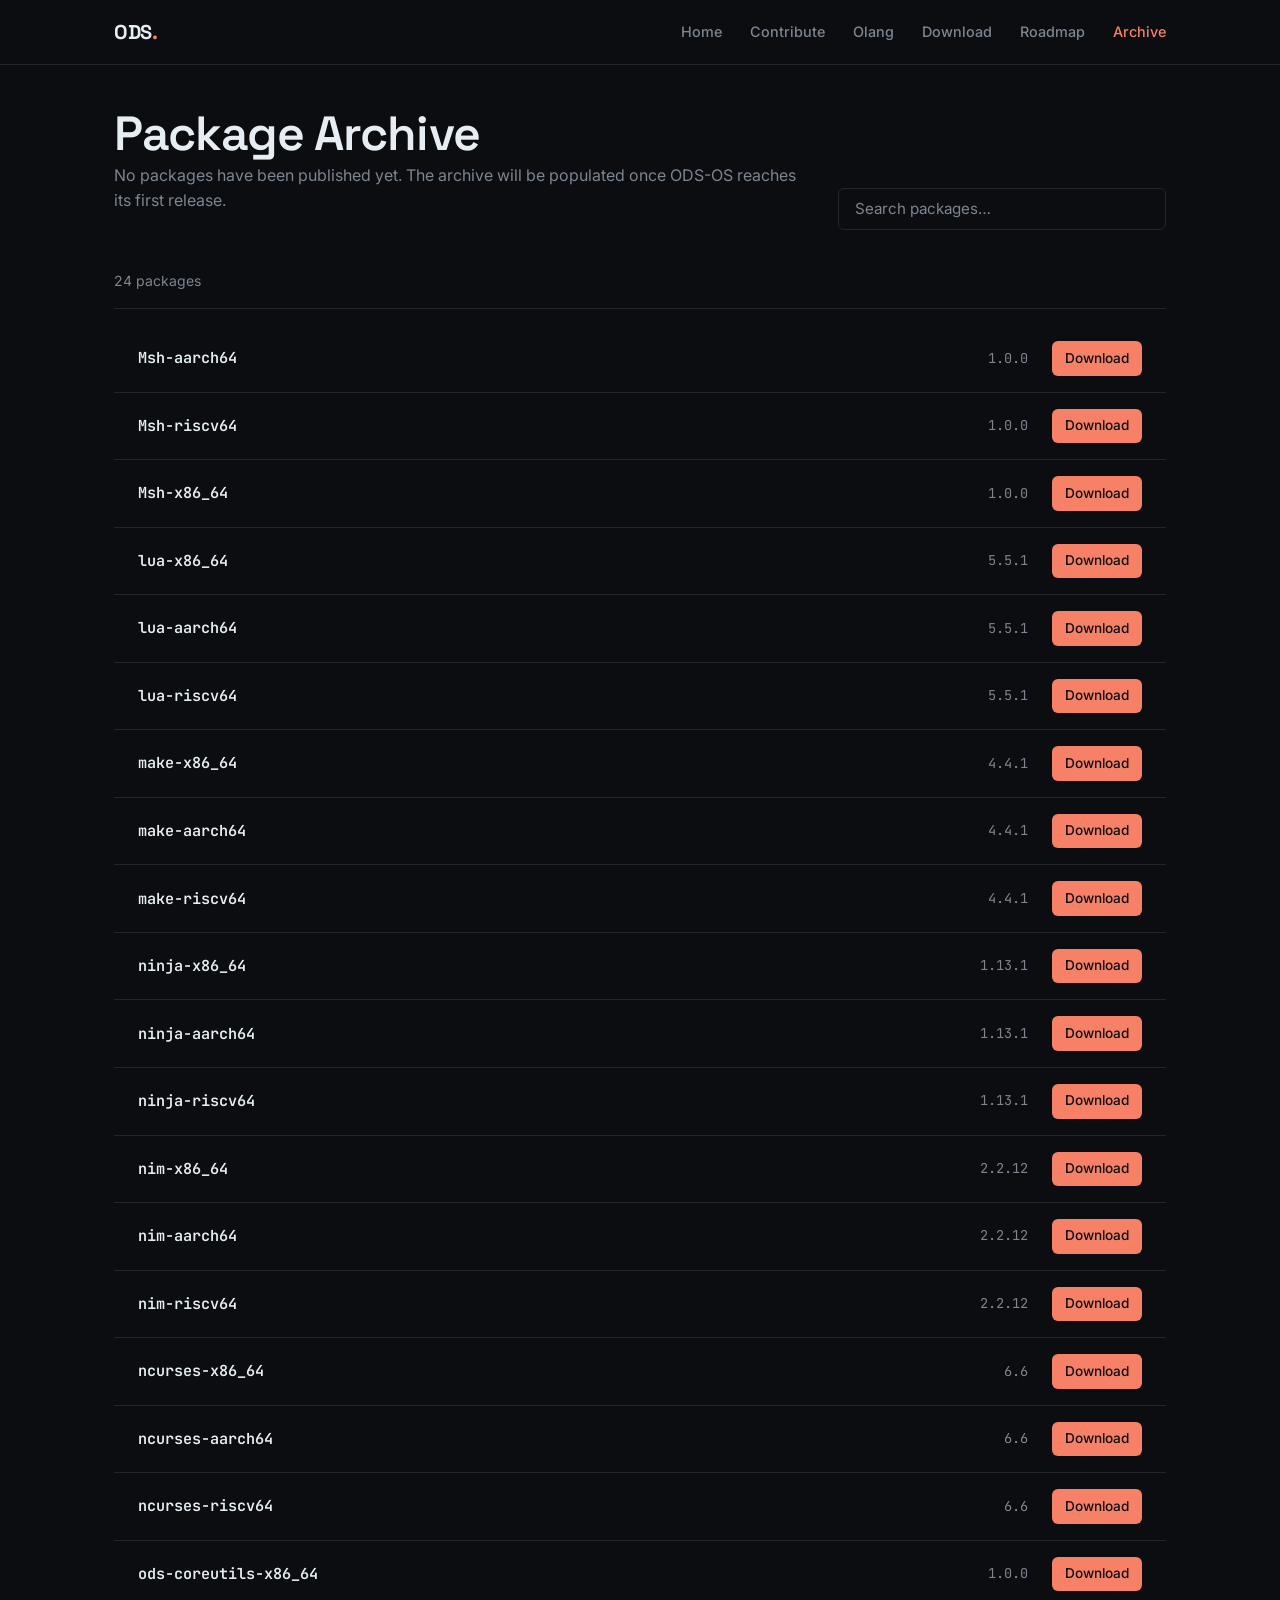
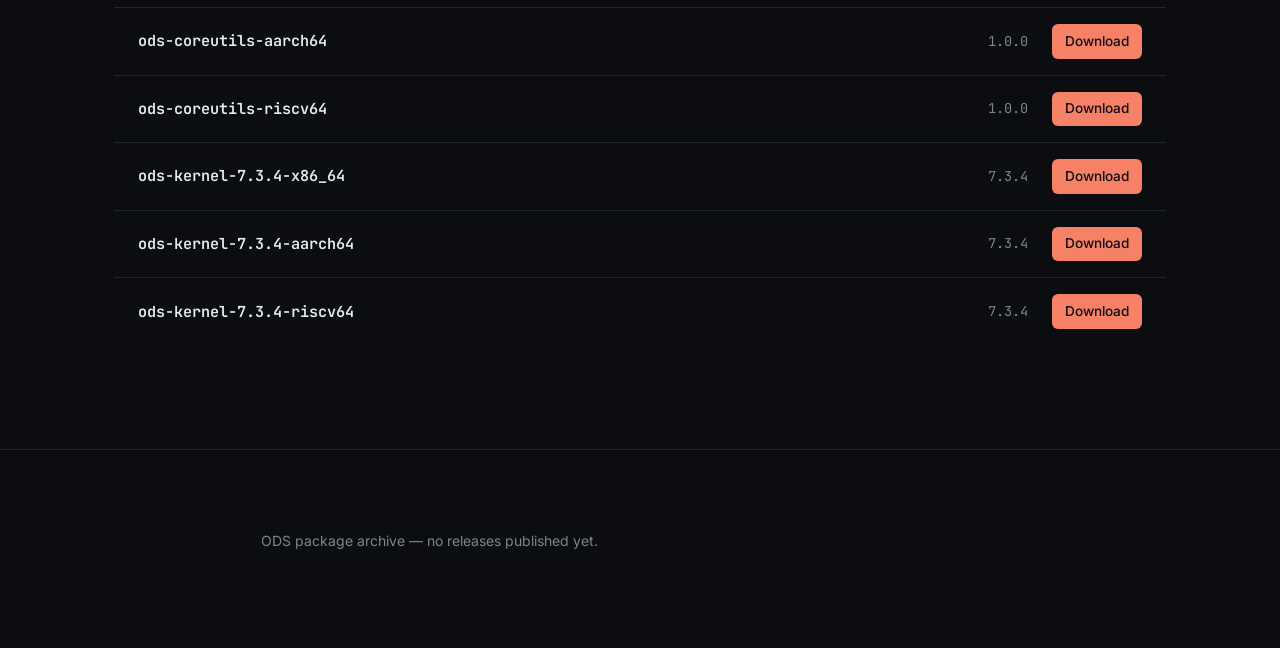
<file: archive/arch.html>
<!DOCTYPE html>
<html lang="en">
<head>
  <meta charset="UTF-8">
  <meta name="viewport" content="width=device-width, initial-scale=1.0">
  <title>Archive — ODS</title>
  <link rel="stylesheet" href="../shared.css">
  <link rel="stylesheet" href="arch.css">
</head>
<body>
  <header>
    <div class="container">
      <a href="../index.html" class="logo">ODS<span>.</span></a>
      <nav>
        <a href="../index.html">Home</a>
        <a href="../contribute/contri.html">Contribute</a>
        <a href="../olang/olang.html">Olang</a>
        <a href="../os_download/os_download.html">Download</a>
        <a href="../target/trget.html">Roadmap</a>
        <a href="arch.html" class="active">Archive</a>
      </nav>
    </div>
  </header>

  <main>
    <section class="archive">
      <div class="container">
        <div class="archive-header">
          <div>
            <h1>Package Archive</h1>
            <p>No packages have been published yet. The archive will be populated once ODS-OS reaches its first release.</p>
          </div>
          <div class="archive-search">
            <input type="text" id="search" placeholder="Search packages…" autocomplete="off" disabled>
          </div>
        </div>

        <div class="archive-meta">
          <span id="result-count">0 packages</span>
        </div>

        <div class="package-list" id="package-list">
        </div>

        <div class="archive-empty" id="archive-empty">
          <p>No packages published yet.</p>
        </div>
      </div>
    </section>
  </main>

  <footer>
    <div class="container">
      <p>ODS package archive — no releases published yet.</p>
    </div>
  </footer>

  <script src="arch.js"></script>
</body>
</html>
</file>
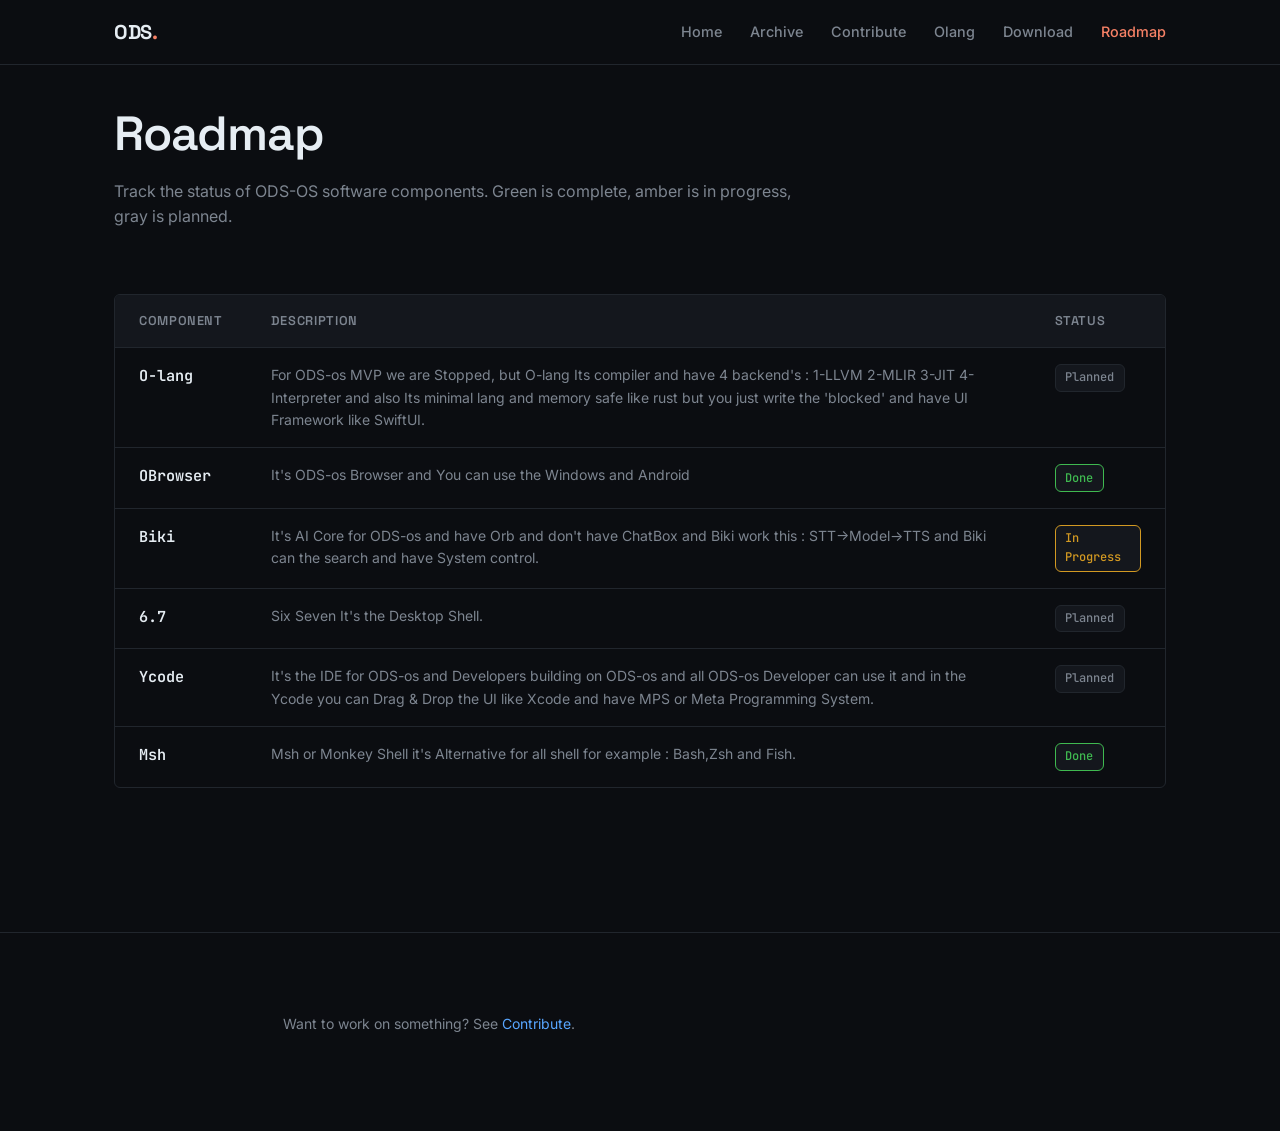
<file: target/trget.html>
<!DOCTYPE html>
<html lang="en">
<head>
  <meta charset="UTF-8">
  <meta name="viewport" content="width=device-width, initial-scale=1.0">
  <title>Roadmap — ODS</title>
  <link rel="stylesheet" href="../shared.css">
  <link rel="stylesheet" href="target.css">
</head>
<body>
  <header>
    <div class="container">
      <a href="../index.html" class="logo">ODS<span>.</span></a>
      <nav>
        <a href="../index.html">Home</a>
        <a href="../archive/arch.html">Archive</a>
        <a href="../contribute/contri.html">Contribute</a>
        <a href="../olang/olang.html">Olang</a>
        <a href="../os_download/os_download.html">Download</a>
        <a href="trget.html" class="active">Roadmap</a>
      </nav>
    </div>
  </header>

  <main>
    <section class="target">
      <div class="container">
        <div class="target-intro">
          <h1>Roadmap</h1>
          <p>Track the status of ODS-OS software components. Green is complete, amber is in progress, gray is planned.</p>
        </div>

        <div class="roadmap-table-wrap">
          <table class="roadmap-table">
            <thead>
              <tr>
                <th>Component</th>
                <th>Description</th>
                <th>Status</th>
              </tr>
            </thead>
            <tbody id="targets-body">
            </tbody>
          </table>
        </div>

        <div class="target-empty" id="target-empty" style="display: none;">
          <p>No components defined yet.</p>
        </div>
      </div>
    </section>
  </main>

  <footer>
    <div class="container">
      <p>Want to work on something? See <a href="../contribute/contri.html">Contribute</a>.</p>
    </div>
  </footer>

  <script src="target.js"></script>
</body>
</html>
</file>
<file: shared.css>
@import url('https://fonts.googleapis.com/css2?family=Inter:wght@400&family=JetBrains+Mono:wght@600&family=Space+Grotesk:wght@500;600;700&display=swap');

:root {
  --bg: #0b0d11;
  --surface: #14171d;
  --border: #21262d;
  --text: #e6edf3;
  --muted: #7d8590;
  --accent: #f78166;
  --accent-hover: #ff9e7f;
  --link: #58a6ff;
  --success: #3fb950;
  --warning: #d29922;
  --danger: #d29922;
  --font-heading: "Space Grotesk", system-ui, sans-serif;
  --font-body: "Inter", system-ui, sans-serif;
  --font-mono: "JetBrains Mono", ui-monospace, monospace;
  --radius: 6px;
  --max-width: 1100px;
  --space-xs: 0.25rem;
  --space-sm: 0.5rem;
  --space-md: 1rem;
  --space-lg: 1.5rem;
  --space-xl: 2.5rem;
  --space-2xl: 4rem;
}

* {
  margin: 0;
  padding: 0;
  box-sizing: border-box;
}

html {
  scroll-behavior: smooth;
}

body {
  font-family: var(--font-body);
  background: var(--bg);
  color: var(--text);
  line-height: 1.6;
  min-height: 100vh;
  -webkit-font-smoothing: antialiased;
  -moz-osx-font-smoothing: grayscale;
}

h1, h2, h3, h4 {
  font-family: var(--font-heading);
  font-weight: 600;
  line-height: 1.2;
  letter-spacing: -0.02em;
}

h1 {
  font-size: clamp(2rem, 5vw, 3rem);
}

h2 {
  font-size: clamp(1.5rem, 3vw, 2rem);
  margin-bottom: var(--space-lg);
}

h3 {
  font-size: 1.25rem;
  margin-bottom: var(--space-md);
}

p {
  margin-bottom: var(--space-md);
  color: var(--muted);
  max-width: 70ch;
}

a {
  color: var(--link);
  text-decoration: none;
  transition: color 0.2s ease;
}

a:hover {
  color: var(--accent-hover);
}

code, pre {
  font-family: var(--font-mono);
  font-size: 0.875em;
}

code {
  background: var(--surface);
  padding: 0.15em 0.4em;
  border-radius: var(--radius);
  border: 1px solid var(--border);
  color: var(--accent);
}

pre {
  background: #0d1117;
  border: 1px solid var(--border);
  border-radius: var(--radius);
  padding: var(--space-lg);
  overflow-x: auto;
  line-height: 1.7;
}

pre code {
  background: none;
  padding: 0;
  border: none;
  color: var(--text);
}

.container {
  max-width: var(--max-width);
  margin: 0 auto;
  padding: var(--space-xl) var(--space-lg);
}

header {
  border-bottom: 1px solid var(--border);
  padding: var(--space-md) 0;
}

header .container {
  display: flex;
  justify-content: space-between;
  align-items: center;
  padding-top: 0;
  padding-bottom: 0;
}

.logo {
  font-family: var(--font-heading);
  font-weight: 700;
  font-size: 1.25rem;
  color: var(--text);
  letter-spacing: -0.02em;
}

.logo span {
  color: var(--accent);
}

nav a {
  color: var(--muted);
  margin-left: var(--space-lg);
  font-size: 0.9rem;
  font-weight: 500;
}

nav a:hover {
  color: var(--text);
}

nav a.active {
  color: var(--accent);
}

.card {
  background: var(--surface);
  border: 1px solid var(--border);
  border-radius: var(--radius);
  padding: var(--space-lg);
  transition: border-color 0.2s ease, transform 0.2s ease;
}

.card:hover {
  border-color: var(--accent);
  transform: translateY(-2px);
}

.card-grid {
  display: grid;
  grid-template-columns: repeat(auto-fit, minmax(280px, 1fr));
  gap: var(--space-lg);
}

.btn {
  display: inline-flex;
  align-items: center;
  gap: var(--space-sm);
  padding: 0.6rem 1.2rem;
  border-radius: var(--radius);
  font-family: var(--font-heading);
  font-weight: 600;
  font-size: 0.9rem;
  border: 1px solid var(--border);
  background: var(--surface);
  color: var(--text);
  cursor: pointer;
  transition: all 0.2s ease;
  text-decoration: none;
}

.btn:hover {
  border-color: var(--accent);
  color: var(--accent);
}

.btn-primary {
  background: var(--accent);
  color: var(--bg);
  border-color: var(--accent);
}

.btn-primary:hover {
  background: var(--accent-hover);
  border-color: var(--accent-hover);
  color: var(--bg);
}

.badge {
  display: inline-block;
  padding: 0.2rem 0.6rem;
  border-radius: var(--radius);
  font-family: var(--font-mono);
  font-size: 0.75rem;
  font-weight: 500;
  border: 1px solid var(--border);
  background: var(--surface);
  color: var(--muted);
}

.badge-success {
  border-color: var(--success);
  color: var(--success);
}

.badge-warning {
  border-color: var(--warning);
  color: var(--warning);
}

.badge-stopped {
  border-color: #8b5a5a;
  color: #8b5a5a;
}

.avatar {
  width: 40px;
  height: 40px;
  border-radius: 50%;
  border: 2px solid var(--border);
  flex-shrink: 0;
}

.user-info {
  display: flex;
  align-items: center;
  gap: var(--space-md);
  padding: var(--space-md);
  background: var(--bg);
  border: 1px solid var(--border);
  border-radius: var(--radius);
}

.user-name {
  font-family: var(--font-heading);
  font-weight: 600;
  font-size: 0.95rem;
  color: var(--text);
  margin-bottom: var(--space-xs);
}

.terminal {
  background: #0d1117;
  border: 1px solid var(--border);
  border-radius: var(--radius);
  overflow: hidden;
}

.terminal-header {
  display: flex;
  align-items: center;
  gap: var(--space-sm);
  padding: var(--space-sm) var(--space-md);
  border-bottom: 1px solid var(--border);
  background: var(--surface);
}

.terminal-dot {
  width: 10px;
  height: 10px;
  border-radius: 50%;
  background: var(--border);
}

.terminal-dot.red {
  background: #ff5f57;
}

.terminal-dot.yellow {
  background: #febc2e;
}

.terminal-dot.green {
  background: #28c840;
}

.terminal-title {
  font-family: var(--font-mono);
  font-size: 0.75rem;
  color: var(--muted);
  margin-left: var(--space-sm);
}

.terminal-body {
  padding: var(--space-lg);
  font-family: var(--font-mono);
  font-size: 0.875rem;
  line-height: 1.8;
  color: var(--text);
  overflow-x: auto;
}

.terminal-body .prompt {
  color: var(--success);
  user-select: none;
}

.terminal-body .command {
  color: var(--text);
}

.terminal-body .output {
  color: var(--muted);
}

.terminal-body .cursor {
  display: inline-block;
  width: 8px;
  height: 1em;
  background: var(--accent);
  animation: blink 1s step-end infinite;
  vertical-align: text-bottom;
}

@keyframes blink {
  50% {
    opacity: 0;
  }
}

.terminal-body .typed {
  color: var(--text);
}

footer {
  border-top: 1px solid var(--border);
  padding: var(--space-xl) 0;
  margin-top: var(--space-2xl);
  text-align: center;
  color: var(--muted);
  font-size: 0.875rem;
}

@media (max-width: 768px) {
  .container {
    padding: var(--space-lg) var(--space-md);
  }

  .card-grid {
    grid-template-columns: 1fr;
  }

  header .container {
    flex-direction: column;
    gap: var(--space-md);
  }

  nav a {
    margin-left: 0;
    margin-right: var(--space-md);
  }

  h1 {
    font-size: 1.75rem;
  }

  h2 {
    font-size: 1.25rem;
  }
}

@media (prefers-reduced-motion: reduce) {
  * {
    animation-duration: 0.01ms !important;
    animation-iteration-count: 1 !important;
    transition-duration: 0.01ms !important;
    scroll-behavior: auto !important;
  }
}
</file>
<file: archive/arch.css>
.archive-header {
  display: flex;
  justify-content: space-between;
  align-items: flex-end;
  gap: var(--space-lg);
  margin-bottom: var(--space-lg);
  flex-wrap: wrap;
}

.archive-search {
  flex: 1 1 280px;
  max-width: 400px;
}

.archive-search input {
  width: 100%;
  padding: 0.65rem 1rem;
  background: var(--bg);
  border: 1px solid var(--border);
  border-radius: var(--radius);
  color: var(--text);
  font-family: var(--font-body);
  font-size: 0.95rem;
  outline: none;
  transition: border-color 0.2s ease;
}

.archive-search input::placeholder {
  color: var(--muted);
}

.archive-search input:focus {
  border-color: var(--accent);
}

.archive-meta {
  display: flex;
  justify-content: space-between;
  align-items: center;
  padding: var(--space-md) 0;
  border-bottom: 1px solid var(--border);
  margin-bottom: var(--space-md);
  font-size: 0.875rem;
  color: var(--muted);
}

.package-list {
  display: flex;
  flex-direction: column;
}

.package-row {
  display: flex;
  justify-content: space-between;
  align-items: center;
  padding: var(--space-md) var(--space-lg);
  border-bottom: 1px solid var(--border);
  transition: background 0.15s ease;
  gap: var(--space-lg);
}

.package-row:hover {
  background: var(--surface);
}

.package-row:last-child {
  border-bottom: none;
}

.package-name {
  font-family: var(--font-mono);
  font-size: 0.95rem;
  font-weight: 600;
  color: var(--text);
  flex: 1 1 auto;
  min-width: 0;
}

.package-version {
  font-family: var(--font-mono);
  font-size: 0.85rem;
  color: var(--muted);
  flex-shrink: 0;
}

.package-link {
  flex-shrink: 0;
}

.package-link a {
  display: inline-block;
  padding: 0.4rem 0.8rem;
  background: var(--accent);
  color: var(--bg);
  border-radius: var(--radius);
  font-size: 0.85rem;
  font-weight: 500;
  text-decoration: none;
  transition: opacity 0.15s ease;
}

.package-link a:hover {
  opacity: 0.85;
}

.archive-empty {
  text-align: center;
  padding: var(--space-2xl) 0;
  color: var(--muted);
}

@media (max-width: 640px) {
  .archive-header {
    flex-direction: column;
    align-items: flex-start;
  }

  .archive-search {
    max-width: 100%;
    width: 100%;
  }

  .package-row {
    flex-direction: column;
    align-items: flex-start;
    gap: var(--space-sm);
  }

  .package-version,
  .package-link {
    width: 100%;
  }

  .package-link a {
    text-align: center;
  }
}
</file>
<file: target/target.css>
.target-intro {
  max-width: 720px;
  margin-bottom: var(--space-2xl);
}

.target-intro h1 {
  margin-bottom: var(--space-md);
}

.roadmap-table-wrap {
  overflow-x: auto;
  border: 1px solid var(--border);
  border-radius: var(--radius);
  margin-bottom: var(--space-xl);
}

.roadmap-table {
  width: 100%;
  border-collapse: collapse;
  font-size: 0.95rem;
}

.roadmap-table thead {
  background: var(--surface);
  border-bottom: 1px solid var(--border);
}

.roadmap-table th {
  text-align: left;
  padding: var(--space-md) var(--space-lg);
  font-family: var(--font-heading);
  font-weight: 600;
  font-size: 0.8rem;
  text-transform: uppercase;
  letter-spacing: 0.05em;
  color: var(--muted);
}

.roadmap-table td {
  padding: var(--space-md) var(--space-lg);
  border-bottom: 1px solid var(--border);
  vertical-align: top;
}

.roadmap-table tbody tr:last-child td {
  border-bottom: none;
}

.roadmap-table tbody tr:hover {
  background: var(--surface);
}

.component-name {
  font-family: var(--font-mono);
  font-weight: 600;
  color: var(--text);
  white-space: nowrap;
}

.component-desc {
  color: var(--muted);
  font-size: 0.875rem;
}

.target-empty {
  text-align: center;
  padding: var(--space-2xl) 0;
  color: var(--muted);
}

@media (max-width: 640px) {
  .roadmap-table th,
  .roadmap-table td {
    padding: var(--space-sm) var(--space-md);
    font-size: 0.85rem;
  }
}
</file>
